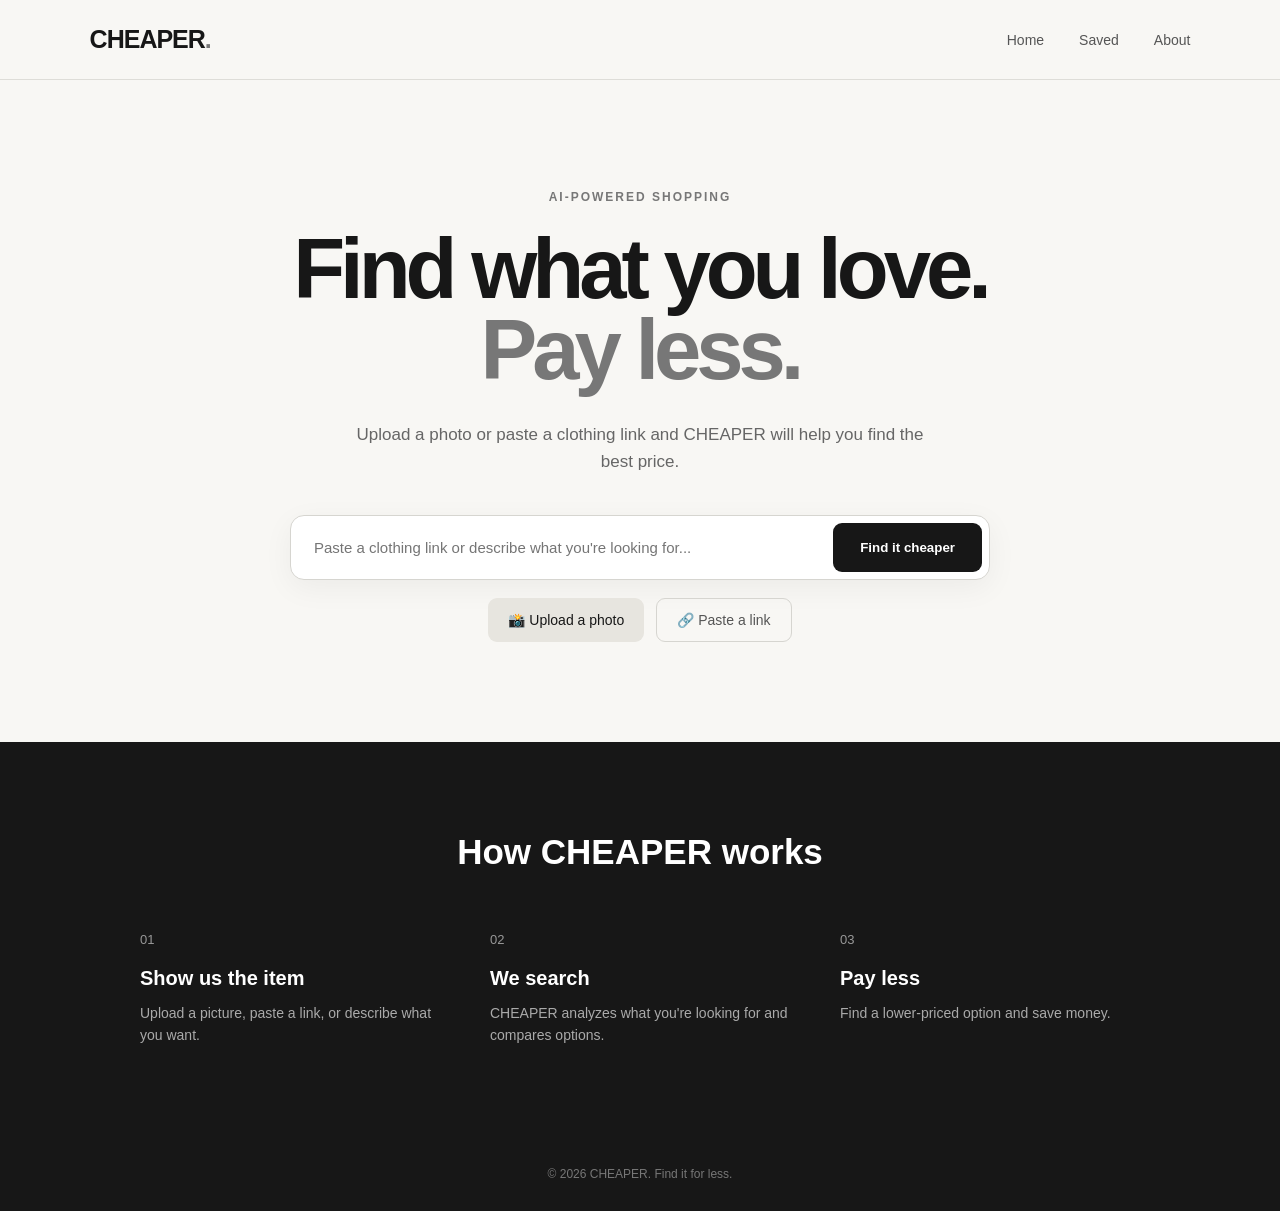
<file: index.html>
<!DOCTYPE html>
<html lang="en">
<head>
  <meta charset="UTF-8">
  <meta name="viewport" content="width=device-width, initial-scale=1.0">
  <title>CHEAPER — Find It for Less</title>
  <link rel="stylesheet" href="style.css">
</head>

<body>

  <header>
    <div class="logo">CHEAPER<span>.</span></div>

    <nav>
      <a href="index.html">Home</a>
      <a href="saved.html">Saved</a>
      <a href="about.html">About</a>
    </nav>
  </header>

  <main>

    <section class="hero">
      <p class="eyebrow">AI-POWERED SHOPPING</p>

      <h1>Find what you love.<br><span>Pay less.</span></h1>

      <p class="subtitle">
        Upload a photo or paste a clothing link and CHEAPER
        will help you find the best price.
      </p>

      <div class="search-box">
        <input
          id="searchInput"
          type="text"
          placeholder="Paste a clothing link or describe what you're looking for..."
        >

        <button id="searchButton">Find it cheaper</button>
      </div>

      <div class="actions">

        <button class="upload-button" id="uploadButton">
          📸 Upload a photo
        </button>

        <button class="text-button" id="pasteButton">
          🔗 Paste a link
        </button>

      </div>

      <div id="message"></div>

    </section>

    <section class="how-it-works">

      <h2>How CHEAPER works</h2>

      <div class="steps">

        <div class="step">
          <div class="step-number">01</div>
          <h3>Show us the item</h3>
          <p>Upload a picture, paste a link, or describe what you want.</p>
        </div>

        <div class="step">
          <div class="step-number">02</div>
          <h3>We search</h3>
          <p>CHEAPER analyzes what you're looking for and compares options.</p>
        </div>

        <div class="step">
          <div class="step-number">03</div>
          <h3>Pay less</h3>
          <p>Find a lower-priced option and save money.</p>
        </div>

      </div>

    </section>

  </main>

  <footer>
    <p>© 2026 CHEAPER. Find it for less.</p>
  </footer>

  <script src="app.js"></script>

</body>
</html>
</file>
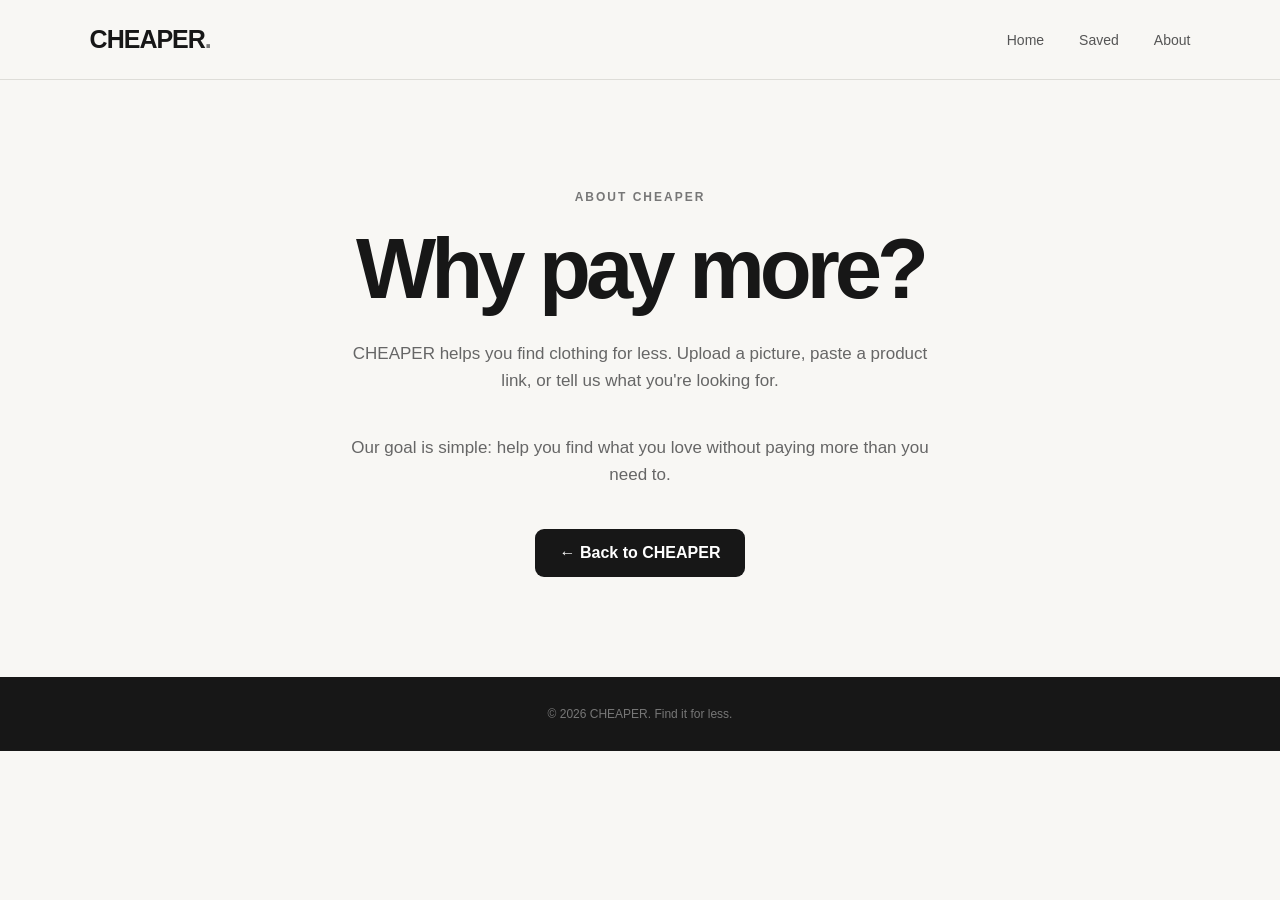
<file: about.html>
<!DOCTYPE html>
<html lang="en">
<head>
  <meta charset="UTF-8">
  <meta name="viewport" content="width=device-width, initial-scale=1.0">
  <title>About — CHEAPER</title>
  <link rel="stylesheet" href="style.css">
</head>

<body>

  <header>
    <div class="logo">CHEAPER<span>.</span></div>

    <nav>
      <a href="index.html">Home</a>
      <a href="saved.html">Saved</a>
      <a href="about.html">About</a>
    </nav>
  </header>

  <main>

    <section class="hero">
      <p class="eyebrow">ABOUT CHEAPER</p>

      <h1>Why pay more?</h1>

      <p class="subtitle">
        CHEAPER helps you find clothing for less.
        Upload a picture, paste a product link, or tell us
        what you're looking for.
      </p>

      <p class="subtitle">
        Our goal is simple: help you find what you love
        without paying more than you need to.
      </p>

      <div style="margin-top: 35px;">
        <a href="index.html" style="
          display: inline-block;
          padding: 15px 25px;
          background: #171717;
          color: white;
          text-decoration: none;
          border-radius: 9px;
          font-weight: 700;
        ">
          ← Back to CHEAPER
        </a>
      </div>

    </section>

  </main>

  <footer>
    <p>© 2026 CHEAPER. Find it for less.</p>
  </footer>

</body>
</html>
</file>
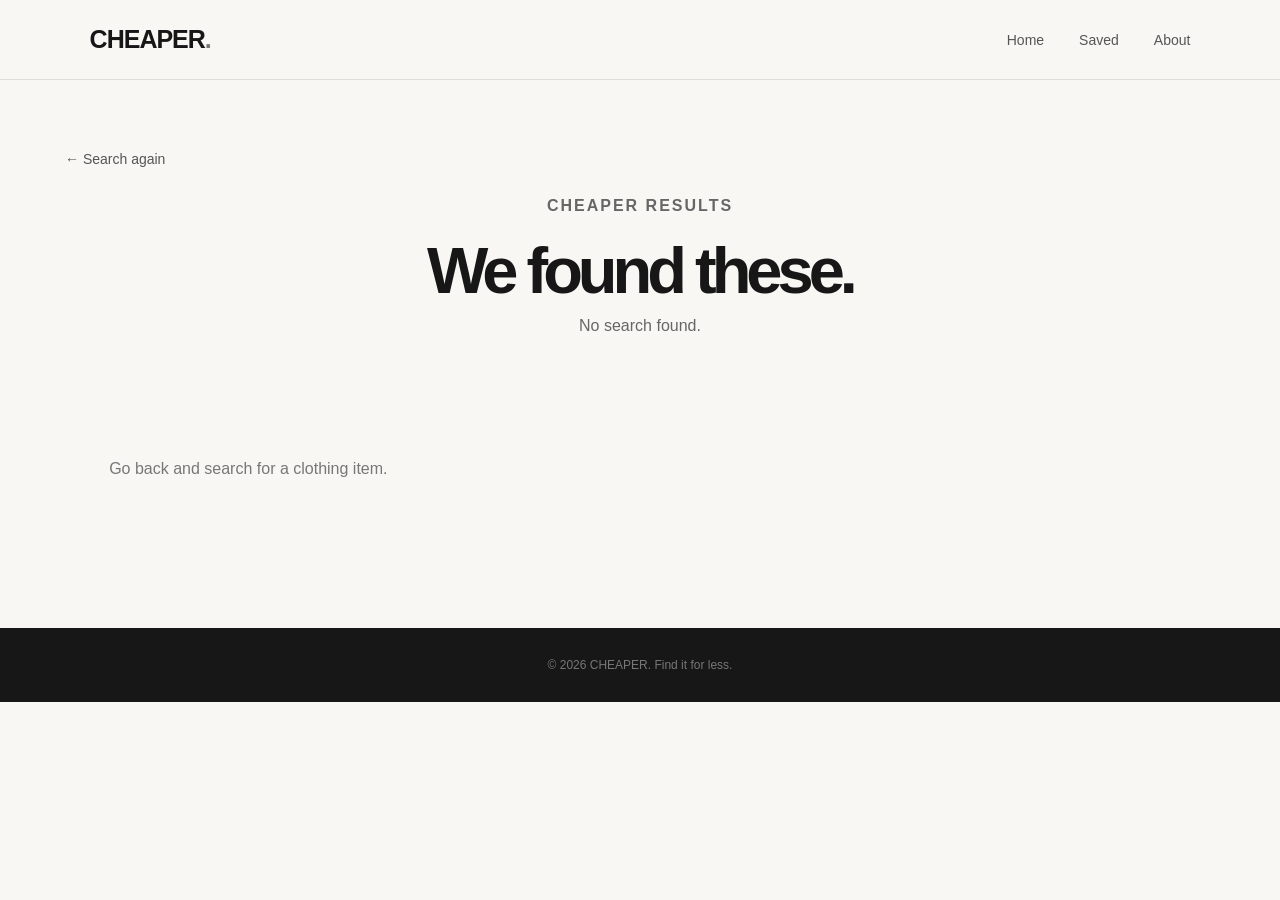
<file: results.html>
<!DOCTYPE html>
<html lang="en">
<head>
  <meta charset="UTF-8">
  <meta name="viewport" content="width=device-width, initial-scale=1.0">

  <title>CHEAPER — Results</title>

  <link rel="stylesheet" href="style.css">

  <style>
    .results-page {
      max-width: 1200px;
      margin: 0 auto;
      padding: 70px 25px;
    }

    .results-top {
      text-align: center;
      margin-bottom: 45px;
    }

    .results-top h1 {
      font-size: clamp(40px, 6vw, 65px);
      margin-bottom: 15px;
    }

    .results-top p {
      color: #666;
      font-size: 16px;
    }

    .results-grid {
      display: grid;
      grid-template-columns: repeat(3, 1fr);
      gap: 25px;
    }

    .product-card {
      background: white;
      border: 1px solid #deddd8;
      border-radius: 16px;
      overflow: hidden;
      box-shadow: 0 6px 25px rgba(0, 0, 0, 0.05);
      display: flex;
      flex-direction: column;
    }

    .product-image {
      width: 100%;
      height: 280px;
      object-fit: cover;
      background: #f1f0ec;
      display: block;
    }

    .no-image {
      height: 280px;
      background: #f1f0ec;
      display: flex;
      align-items: center;
      justify-content: center;
      color: #999;
      font-size: 14px;
    }

    .product-info {
      padding: 22px;
      flex: 1;
      display: flex;
      flex-direction: column;
    }

    .product-name {
      font-size: 18px;
      font-weight: 700;
      line-height: 1.35;
      margin-bottom: 10px;
    }

    .store-name {
      color: #777;
      font-size: 14px;
      margin-bottom: 18px;
    }

    .price {
      font-size: 26px;
      font-weight: 800;
      margin-bottom: 8px;
    }

    .savings {
      color: #287a45;
      font-size: 14px;
      font-weight: 700;
      margin-bottom: 18px;
    }

    .buy-button {
      display: block;
      width: 100%;
      padding: 13px;
      background: #171717;
      color: white;
      text-align: center;
      text-decoration: none;
      border-radius: 9px;
      font-size: 14px;
      font-weight: 700;
      margin-top: auto;
    }

    .buy-button:hover {
      background: #333;
    }

    .save-button {
      display: block;
      width: 100%;
      padding: 11px;
      background: transparent;
      color: #555;
      border: 1px solid #d6d5d0;
      border-radius: 9px;
      font-size: 14px;
      font-weight: 600;
      cursor: pointer;
      margin-top: 9px;
    }

    .save-button:hover {
      background: #f5f4f0;
    }

    .back-button {
      display: inline-block;
      margin-bottom: 30px;
      color: #555;
      text-decoration: none;
      font-size: 14px;
    }

    .back-button:hover {
      color: #000;
    }

    .loading {
      text-align: center;
      color: #777;
      padding: 80px 20px;
    }

    .error {
      text-align: center;
      color: #777;
      padding: 80px 20px;
    }

    @media (max-width: 900px) {
      .results-grid {
        grid-template-columns: repeat(2, 1fr);
      }
    }

    @media (max-width: 600px) {
      .results-grid {
        grid-template-columns: 1fr;
      }

      .results-page {
        padding: 45px 18px;
      }
    }
  </style>
</head>

<body>

  <header>
    <div class="logo">CHEAPER<span>.</span></div>

    <nav>
      <a href="index.html">Home</a>
      <a href="saved.html">Saved</a>
      <a href="about.html">About</a>
    </nav>
  </header>

  <main class="results-page">

    <a href="index.html" class="back-button">← Search again</a>

    <section class="results-top">
      <p class="eyebrow">CHEAPER RESULTS</p>

      <h1>We found these.</h1>

      <p id="searchText">Searching...</p>
    </section>

    <section id="results" class="results-grid">
      <div class="loading">
        Searching stores...
      </div>
    </section>

  </main>

  <footer>
    <p>© 2026 CHEAPER. Find it for less.</p>
  </footer>


  <script>

    const BACKEND_URL = "https://cheaper-backend.vercel.app";

    const resultsContainer = document.getElementById("results");
    const searchText = document.getElementById("searchText");

    const query = localStorage.getItem("cheaperSearch");


    if (!query) {

      searchText.textContent = "No search found.";

      resultsContainer.innerHTML = `
        <div class="error">
          <p>Go back and search for a clothing item.</p>
        </div>
      `;

    } else {

      searchText.textContent = `Results for "${query}"`;

      searchProducts();

    }


    async function searchProducts() {

      try {

        const response = await fetch(`${BACKEND_URL}/search`, {

          method: "POST",

          headers: {
            "Content-Type": "application/json"
          },

          body: JSON.stringify({
            query: query
          })

        });


        if (!response.ok) {
          throw new Error("Search failed");
        }


        const data = await response.json();


        if (!data.products || data.products.length === 0) {

          resultsContainer.innerHTML = `
            <div class="error">
              <p>No products were found.</p>
            </div>
          `;

          return;

        }


        resultsContainer.innerHTML = "";


        data.products.forEach((product, index) => {

          const card = document.createElement("article");

          card.className = "product-card";


          // IMAGE

          if (product.image) {

            const image = document.createElement("img");

            image.className = "product-image";

            image.src = product.image;

            image.alt = product.name || "Clothing item";

            image.onerror = function() {
              this.replaceWith(createNoImage());
            };

            card.appendChild(image);

          } else {

            card.appendChild(createNoImage());

          }


          // INFO

          const info = document.createElement("div");

          info.className = "product-info";


          const name = document.createElement("div");

          name.className = "product-name";

          name.textContent = product.name || "Product";


          const store = document.createElement("div");

          store.className = "store-name";

          store.textContent = product.store || "Online Store";


          const price = document.createElement("div");

          price.className = "price";

          const productPrice = Number(product.price);

          price.textContent =
            Number.isFinite(productPrice) && productPrice > 0
              ? `$${productPrice.toFixed(2)}`
              : "Price unavailable";


          info.appendChild(name);

          info.appendChild(store);

          info.appendChild(price);


          // SAVINGS

          const originalPrice = Number(product.originalPrice);

          if (
            Number.isFinite(originalPrice) &&
            Number.isFinite(productPrice) &&
            originalPrice > productPrice
          ) {

            const savings = document.createElement("div");

            savings.className = "savings";

            savings.textContent =
              `Save $${(originalPrice - productPrice).toFixed(2)}`;

            info.appendChild(savings);

          }


          // BUY BUTTON

          if (product.url) {

            const buyButton = document.createElement("a");

            buyButton.className = "buy-button";

            buyButton.href = product.url;

            buyButton.target = "_blank";

            buyButton.rel = "noopener noreferrer";

            buyButton.textContent = "View / Buy";


            info.appendChild(buyButton);

          }


          // SAVE BUTTON

          const saveButton = document.createElement("button");

          saveButton.className = "save-button";

          saveButton.textContent = "♡ Save";


          saveButton.addEventListener("click", () => {

            const savedItems =
              JSON.parse(localStorage.getItem("savedProducts")) || [];


            const alreadySaved = savedItems.some(item =>
              item.url === product.url
            );


            if (!alreadySaved) {

              savedItems.push(product);

              localStorage.setItem(
                "savedProducts",
                JSON.stringify(savedItems)
              );

              saveButton.textContent = "✓ Saved";

            } else {

              saveButton.textContent = "✓ Already saved";

            }

          });


          info.appendChild(saveButton);

          card.appendChild(info);

          resultsContainer.appendChild(card);

        });


      } catch (error) {

        console.error(error);

        resultsContainer.innerHTML = `
          <div class="error">
            <p>Something went wrong while finding products.</p>
            <p>Please try searching again.</p>
          </div>
        `;

      }

    }


    function createNoImage() {

      const div = document.createElement("div");

      div.className = "no-image";

      div.textContent = "Image unavailable";

      return div;

    }

  </script>

</body>
</html>
</file>
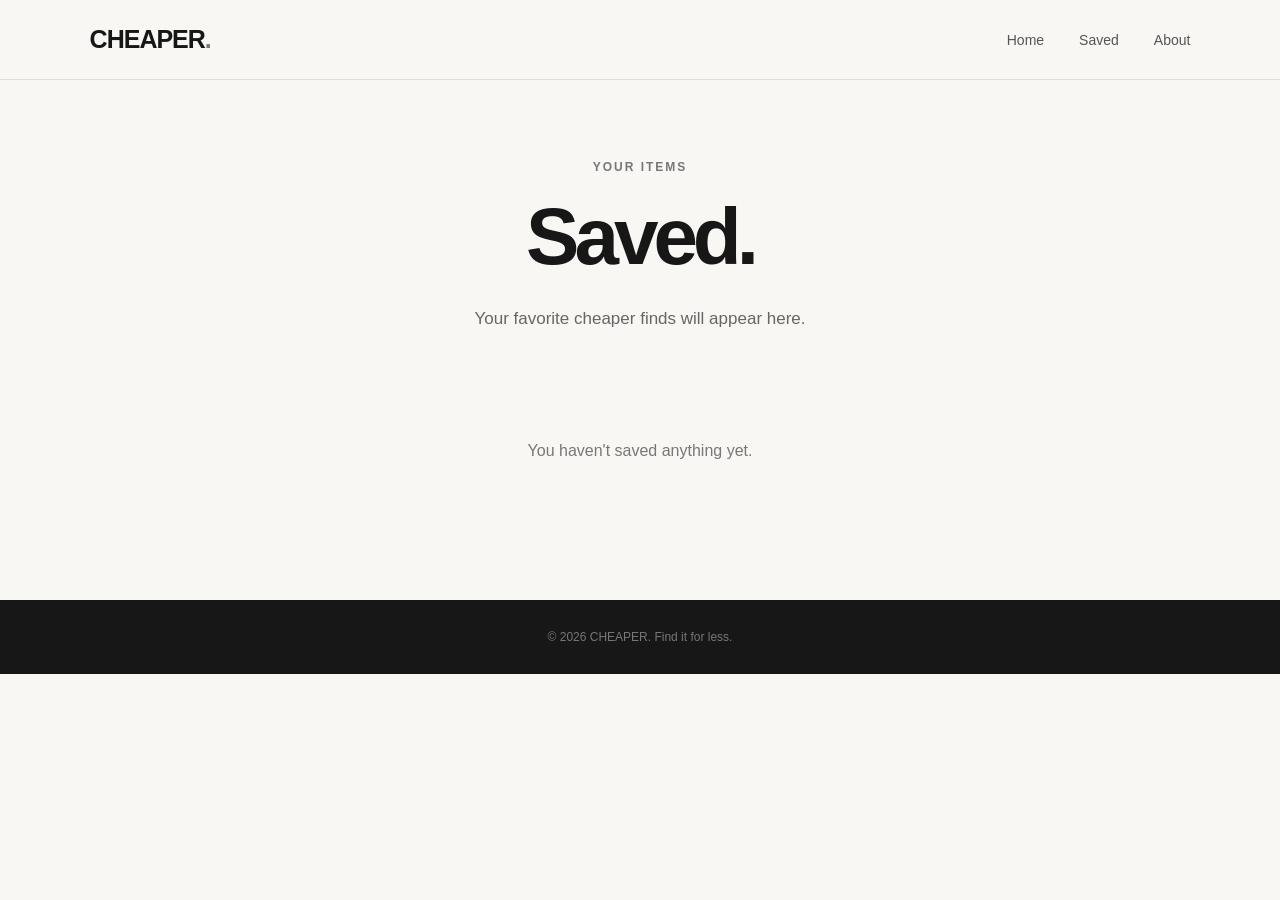
<file: saved.html>
<!DOCTYPE html>
<html lang="en">

<head>
  <meta charset="UTF-8">
  <meta name="viewport" content="width=device-width, initial-scale=1.0">

  <title>Saved — CHEAPER</title>

  <link rel="stylesheet" href="style.css">

  <style>
    .saved-page {
      max-width: 1100px;
      margin: auto;
      padding: 80px 25px;
    }

    .saved-header {
      text-align: center;
      margin-bottom: 50px;
    }

    .saved-header h1 {
      font-size: clamp(50px, 8vw, 80px);
      margin-bottom: 20px;
    }

    .saved-grid {
      display: grid;
      grid-template-columns: repeat(3, 1fr);
      gap: 25px;
    }

    .saved-card {
      background: white;
      border: 1px solid #deddd8;
      border-radius: 16px;
      overflow: hidden;
    }

    .saved-image {
      height: 240px;
      background: #e9e7e1;
      display: flex;
      align-items: center;
      justify-content: center;
      font-size: 60px;
    }

    .saved-info {
      padding: 22px;
    }

    .saved-name {
      font-size: 18px;
      font-weight: 700;
      margin-bottom: 10px;
    }

    .saved-price {
      font-size: 21px;
      font-weight: 800;
    }

    .remove-button {
      margin-top: 18px;
      border: 1px solid #d6d5d0;
      background: transparent;
      padding: 9px 14px;
      border-radius: 7px;
      cursor: pointer;
    }

    .remove-button:hover {
      background: #171717;
      color: white;
    }

    .empty-message {
      text-align: center;
      color: #777;
      padding: 60px 20px;
    }

    @media (max-width: 800px) {
      .saved-grid {
        grid-template-columns: 1fr;
      }
    }
  </style>
</head>

<body>

  <header>

    <div class="logo">
      CHEAPER<span>.</span>
    </div>

    <nav>
      <a href="index.html">Home</a>
      <a href="saved.html">Saved</a>
      <a href="about.html">About</a>
    </nav>

  </header>


  <main>

    <section class="saved-page">

      <div class="saved-header">

        <p class="eyebrow">
          YOUR ITEMS
        </p>

        <h1>Saved.</h1>

        <p class="subtitle">
          Your favorite cheaper finds will appear here.
        </p>

      </div>


      <div id="savedGrid" class="saved-grid"></div>


      <div id="emptyMessage" class="empty-message">
        You haven't saved anything yet.
      </div>

    </section>

  </main>


  <footer>

    <p>
      © 2026 CHEAPER. Find it for less.
    </p>

  </footer>


  <script>

    const savedGrid =
      document.getElementById("savedGrid");

    const emptyMessage =
      document.getElementById("emptyMessage");


    let savedItems =
      JSON.parse(
        localStorage.getItem("cheaperSavedItems")
      ) || [];


    function displaySavedItems() {

      savedGrid.innerHTML = "";


      if (savedItems.length === 0) {

        emptyMessage.style.display = "block";

        return;

      }


      emptyMessage.style.display = "none";


      savedItems.forEach((item, index) => {

        const card =
          document.createElement("div");

        card.className = "saved-card";


        card.innerHTML = `

          <div class="saved-image">
            ${item.image || "👕"}
          </div>

          <div class="saved-info">

            <div class="saved-name">
              ${item.name}
            </div>

            <div class="saved-price">
              ${item.price}
            </div>

            <button
              class="remove-button"
              onclick="removeItem(${index})">
              Remove
            </button>

          </div>

        `;


        savedGrid.appendChild(card);

      });

    }


    function removeItem(index) {

      savedItems.splice(index, 1);


      localStorage.setItem(
        "cheaperSavedItems",
        JSON.stringify(savedItems)
      );


      displaySavedItems();

    }


    displaySavedItems();

  </script>

</body>

</html>
</file>
<file: style.css>
* {
  margin: 0;
  padding: 0;
  box-sizing: border-box;
}

body {
  font-family: Arial, Helvetica, sans-serif;
  background: #f8f7f4;
  color: #171717;
  min-height: 100vh;
}

header {
  height: 80px;
  padding: 0 7%;
  display: flex;
  align-items: center;
  justify-content: space-between;
  border-bottom: 1px solid #deddd8;
  background: #f8f7f4;
}

.logo {
  font-size: 25px;
  font-weight: 800;
  letter-spacing: -1px;
}

.logo span {
  color: #777;
}

nav {
  display: flex;
  gap: 35px;
}

nav a {
  text-decoration: none;
  color: #555;
  font-size: 14px;
}

nav a:hover {
  color: #000;
}

main {
  width: 100%;
}

.hero {
  max-width: 900px;
  margin: 0 auto;
  padding: 110px 25px 100px;
  text-align: center;
}

.eyebrow {
  font-size: 12px;
  font-weight: 700;
  letter-spacing: 2px;
  color: #777;
  margin-bottom: 25px;
}

h1 {
  font-size: clamp(50px, 8vw, 85px);
  line-height: 0.95;
  letter-spacing: -5px;
  font-weight: 800;
}

h1 span {
  color: #777;
}

.subtitle {
  max-width: 600px;
  margin: 30px auto 40px;
  color: #666;
  font-size: 17px;
  line-height: 1.6;
}

.search-box {
  max-width: 700px;
  margin: auto;
  background: white;
  border: 1px solid #d6d5d0;
  border-radius: 14px;
  padding: 7px;
  display: flex;
  box-shadow: 0 8px 30px rgba(0, 0, 0, 0.05);
}

.search-box input {
  flex: 1;
  border: none;
  outline: none;
  padding: 16px;
  font-size: 15px;
  background: transparent;
}

.search-box button {
  border: none;
  background: #171717;
  color: white;
  padding: 0 27px;
  border-radius: 9px;
  font-weight: 700;
  cursor: pointer;
}

.search-box button:hover {
  background: #333;
}

.actions {
  margin-top: 18px;
  display: flex;
  justify-content: center;
  gap: 12px;
}

.upload-button,
.text-button {
  padding: 13px 20px;
  border-radius: 9px;
  font-size: 14px;
  cursor: pointer;
}

.upload-button {
  border: none;
  background: #e7e5df;
  color: #171717;
}

.text-button {
  border: 1px solid #d6d5d0;
  background: transparent;
  color: #555;
}

.how-it-works {
  background: #171717;
  color: white;
  padding: 90px 7%;
}

.how-it-works h2 {
  text-align: center;
  font-size: 35px;
  margin-bottom: 60px;
}

.steps {
  max-width: 1000px;
  margin: auto;
  display: grid;
  grid-template-columns: repeat(3, 1fr);
  gap: 50px;
}

.step-number {
  color: #999;
  font-size: 13px;
  margin-bottom: 20px;
}

.step h3 {
  font-size: 20px;
  margin-bottom: 12px;
}

.step p {
  color: #aaa;
  line-height: 1.6;
  font-size: 14px;
}

footer {
  background: #171717;
  color: #777;
  text-align: center;
  padding: 30px;
  font-size: 12px;
}

@media (max-width: 700px) {
  header {
    padding: 0 25px;
  }

  nav {
    gap: 15px;
  }

  .hero {
    padding: 75px 20px;
  }

  h1 {
    letter-spacing: -3px;
  }

  .search-box {
    flex-direction: column;
    gap: 7px;
  }

  .search-box button {
    height: 50px;
  }

  .steps {
    grid-template-columns: 1fr;
    gap: 40px;
  }
}
</file>
